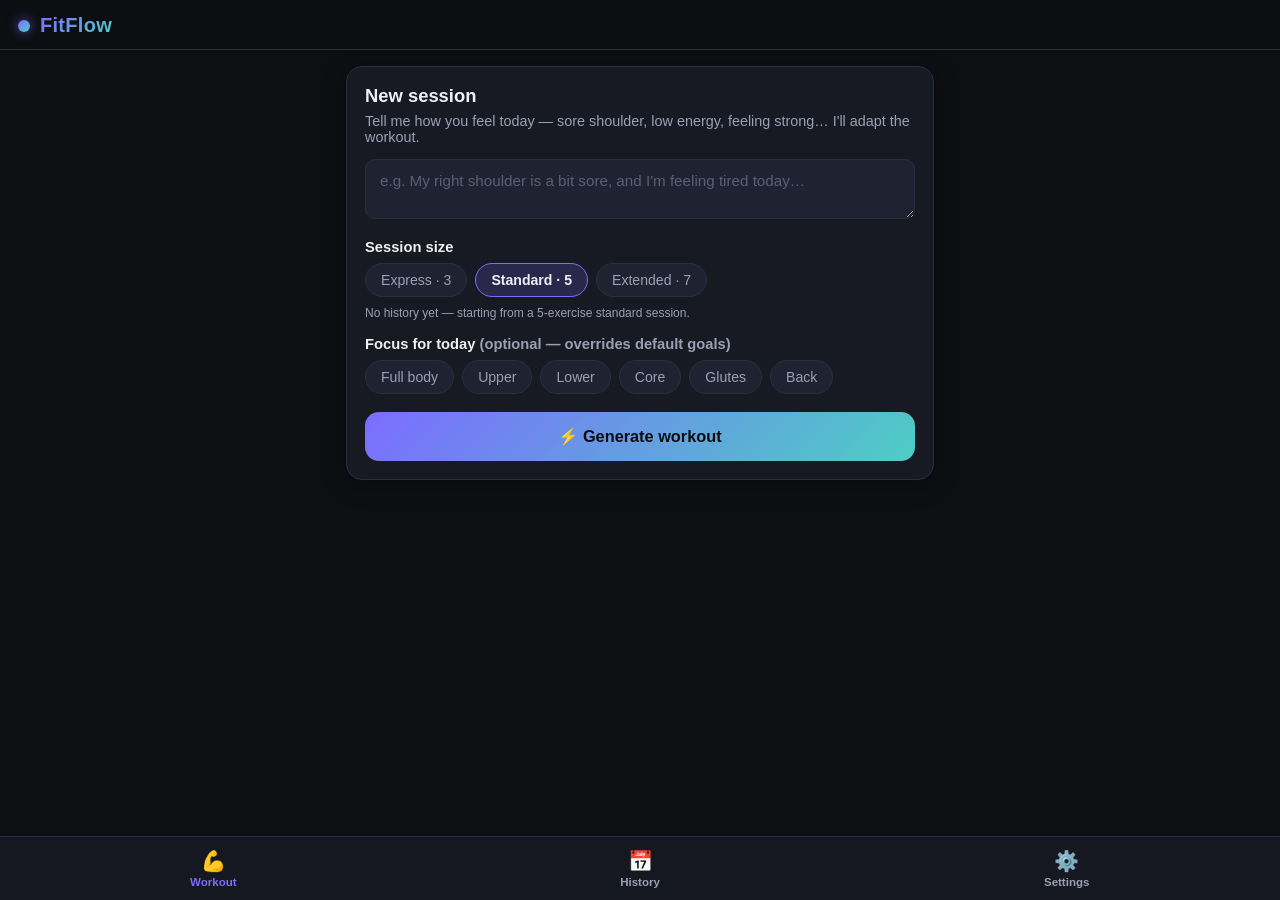
<file: index.html>
<!DOCTYPE html>
<html lang="en">
<head>
  <meta charset="UTF-8" />
  <meta name="viewport" content="width=device-width, initial-scale=1, viewport-fit=cover" />
  <meta name="robots" content="noindex, nofollow, noarchive, nosnippet" />
  <meta name="theme-color" content="#0e0f13" />
  <meta name="mobile-web-app-capable" content="yes" />
  <meta name="apple-mobile-web-app-capable" content="yes" />
  <meta name="apple-mobile-web-app-status-bar-style" content="black-translucent" />
  <title>FitFlow — Functional Workouts</title>
  <link rel="manifest" href="manifest.webmanifest" />
  <link rel="icon" href="icons/icon-192.png" />
  <link rel="apple-touch-icon" href="icons/icon-192.png" />
  <link rel="stylesheet" href="css/style.css" />
</head>
<body>

  <header class="topbar">
    <div class="brand">
      <span class="brand-dot"></span>
      <h1>FitFlow</h1>
    </div>
    <span id="streak-badge" class="streak-badge hidden"></span>
  </header>

  <main id="main">

    <!-- ============ WORKOUT TAB ============ -->
    <section id="tab-workout" class="tab active">

      <!-- Generator card (shown when no active workout) -->
      <div id="generator" class="card generator">
        <h2>New session</h2>
        <p class="muted">Tell me how you feel today — sore shoulder, low energy, feeling strong… I'll adapt the workout.</p>

        <textarea id="user-comment" rows="2" placeholder="e.g. My right shoulder is a bit sore, and I'm feeling tired today…"></textarea>

        <div class="field-label">Session size</div>
        <div id="size-chips" class="chips">
          <button class="chip" data-size="express">Express</button>
          <button class="chip" data-size="standard">Standard</button>
          <button class="chip" data-size="extended">Extended</button>
        </div>
        <p id="size-note" class="size-note"></p>

        <div class="field-label">Focus for today <span class="muted">(optional — overrides default goals)</span></div>
        <div id="focus-chips" class="chips">
          <button class="chip" data-focus="Full body">Full body</button>
          <button class="chip" data-focus="Upper body">Upper</button>
          <button class="chip" data-focus="Lower body">Lower</button>
          <button class="chip" data-focus="Core">Core</button>
          <button class="chip" data-focus="Glutes & legs">Glutes</button>
          <button class="chip" data-focus="Back & posture">Back</button>
        </div>

        <button id="btn-generate" class="btn btn-primary btn-big">⚡ Generate workout</button>
        <p id="generate-error" class="error hidden"></p>
      </div>

      <!-- Loading state -->
      <div id="loading" class="card loading hidden">
        <div class="spinner"></div>
        <p id="loading-text">Building your workout…</p>
      </div>

      <!-- Active workout -->
      <div id="workout-view" class="hidden">
        <div class="card workout-header">
          <div class="workout-title-row">
            <h2 id="workout-title"></h2>
            <button id="btn-discard" class="btn btn-ghost btn-small" title="Discard workout">✕</button>
          </div>
          <div id="workout-meta" class="workout-meta"></div>
          <p id="coach-note" class="coach-note"></p>
          <div id="edit-banner" class="edit-banner hidden">✏️ Editing a saved session — your changes will update it in History</div>
          <div class="progress-wrap">
            <div class="progress-bar"><div id="progress-fill" class="progress-fill"></div></div>
            <span id="progress-label" class="progress-label">0 done</span>
          </div>
          <p class="drag-hint">Tip: long-press an exercise to drag it into a new order</p>
        </div>

        <div id="exercise-list"></div>

        <button id="btn-add-exercise" class="btn btn-add">➕ Add an exercise</button>
        <button id="btn-finish" class="btn btn-primary btn-big">🏁 Finish session</button>
      </div>

      <!-- Finished confirmation -->
      <div id="finished-view" class="card finished hidden">
        <div class="finished-emoji">🎉</div>
        <h2>Session saved!</h2>
        <p id="finished-summary" class="muted"></p>
        <button id="btn-new-workout" class="btn btn-primary">Start a new session</button>
      </div>
    </section>

    <!-- ============ HISTORY TAB ============ -->
    <section id="tab-history" class="tab">
      <h2 class="tab-title">History</h2>
      <p class="muted" id="history-empty">No sessions yet — finish your first workout and it will show up here.</p>
      <div id="history-list"></div>
    </section>

    <!-- ============ SETTINGS TAB ============ -->
    <section id="tab-settings" class="tab">
      <h2 class="tab-title">Settings</h2>

      <div class="card">
        <div class="field-label">🏋️ My equipment</div>
        <p class="muted small">List everything available in your home gym, one item per line or comma-separated.</p>
        <textarea id="set-equipment" rows="4" placeholder="e.g.&#10;Dumbbells 3–10 kg&#10;Lifting bar with 5 kg and 10 kg plates&#10;Pilates ball, yoga block, resistance bands"></textarea>
      </div>

      <div class="card">
        <div class="field-label">📊 My current level</div>
        <p class="muted small">Write your current working weights/reps so suggestions match your level.</p>
        <textarea id="set-levels" rows="4" placeholder="e.g.&#10;Romanian deadlift: 13 kg, 10 reps × 3 sets&#10;Triceps extension: 4 kg dumbbell, 10 reps × 3 sets&#10;Squats: bodyweight + 10 kg, 12 × 3"></textarea>
      </div>

      <div class="card">
        <div class="field-label">🎯 My goals</div>
        <p class="muted small">What matters to you — areas to focus on, general aims.</p>
        <textarea id="set-goals" rows="3" placeholder="e.g. Full-body strength, extra focus on glutes and core, improve posture"></textarea>
      </div>

      <div class="card">
        <div class="field-label">📋 Default session size</div>
        <p class="muted small">Sizes are learned from your history — the more sessions you log, the better they fit.</p>
        <select id="set-size">
          <option value="express">Express — shorter</option>
          <option value="standard" selected>Standard — your usual</option>
          <option value="extended">Extended — longer</option>
        </select>
      </div>

      <div class="card">
        <div class="field-label">🔑 Anthropic API key</div>
        <p class="muted small">Stored only on this device. Get a key at <span class="mono">console.anthropic.com</span>.</p>
        <input type="password" id="set-apikey" placeholder="sk-ant-…" autocomplete="off" />
      </div>

      <button id="btn-save-settings" class="btn btn-primary btn-big">Save settings</button>
      <p id="settings-saved" class="success hidden">✓ Saved</p>

      <div class="card">
        <div class="field-label">💾 Backup</div>
        <p class="muted small">Your history lives only on this device. Export it to a file to keep it safe or move it to a new phone. Your API key is never included.</p>
        <div class="backup-actions">
          <button id="btn-export" class="btn btn-ghost">⬇️ Export</button>
          <button id="btn-import" class="btn btn-ghost">⬆️ Import</button>
        </div>
        <input type="file" id="import-file" accept=".json,application/json" hidden />
        <p id="backup-status" class="backup-status hidden"></p>
      </div>

      <div class="card version-card">
        <div class="field-label">🔄 App version</div>
        <p class="muted small" id="app-version"></p>
        <p class="muted small">If the app seems out of date, force a refresh. This never touches your history or settings.</p>
        <button id="btn-force-update" class="btn btn-ghost">Force refresh now</button>
      </div>
    </section>
  </main>

  <!-- ============ SWAP SHEET ============ -->
  <div id="swap-overlay" class="overlay hidden">
    <div class="sheet">
      <h3>Swap exercise</h3>
      <p class="muted">Replacing: <strong id="swap-target-name"></strong></p>
      <textarea id="swap-reason" rows="2" placeholder="Why? (optional) e.g. hurts my knee, don't like it, want something harder…"></textarea>

      <p class="muted small sheet-hint">Leave the options below empty and I'll pick a similar exercise — or steer it:</p>
      <div id="swap-bodypart-chips" class="chips">
        <button class="chip" data-part="Chest">Chest</button>
        <button class="chip" data-part="Back">Back</button>
        <button class="chip" data-part="Shoulders">Shoulders</button>
        <button class="chip" data-part="Arms (biceps & triceps)">Arms</button>
        <button class="chip" data-part="Legs (quads & hamstrings)">Legs</button>
        <button class="chip" data-part="Glutes">Glutes</button>
        <button class="chip" data-part="Core & abs">Core</button>
        <button class="chip" data-part="Full body / conditioning">Conditioning</button>
      </div>
      <div class="sheet-divider"><span>or name the replacement yourself</span></div>
      <input type="text" id="swap-exercise-name" placeholder="e.g. Bulgarian split squat" autocomplete="off" />
      <div class="sheet-buttons">
        <button id="btn-swap-cancel" class="btn btn-ghost">Cancel</button>
        <button id="btn-swap-confirm" class="btn btn-primary">🔄 Swap it</button>
      </div>
      <p id="swap-error" class="error hidden"></p>
    </div>
  </div>

  <!-- ============ ADD EXERCISE SHEET ============ -->
  <div id="add-overlay" class="overlay hidden">
    <div class="sheet">
      <h3>Add an exercise</h3>
      <p class="muted">Pick a body part and I'll choose an exercise for you…</p>
      <div id="bodypart-chips" class="chips">
        <button class="chip" data-part="Chest">Chest</button>
        <button class="chip" data-part="Back">Back</button>
        <button class="chip" data-part="Shoulders">Shoulders</button>
        <button class="chip" data-part="Arms (biceps & triceps)">Arms</button>
        <button class="chip" data-part="Legs (quads & hamstrings)">Legs</button>
        <button class="chip" data-part="Glutes">Glutes</button>
        <button class="chip" data-part="Core & abs">Core</button>
        <button class="chip" data-part="Full body / conditioning">Conditioning</button>
      </div>

      <div class="sheet-divider"><span>or name it yourself</span></div>
      <input type="text" id="add-exercise-name" placeholder="e.g. Bulgarian split squat" autocomplete="off" />

      <textarea id="add-note" rows="2" placeholder="Anything specific? (optional) e.g. something explosive, no jumping…"></textarea>
      <div class="sheet-buttons">
        <button id="btn-add-cancel" class="btn btn-ghost">Cancel</button>
        <button id="btn-add-confirm" class="btn btn-primary">➕ Add exercise</button>
      </div>
      <p id="add-error" class="error hidden"></p>
    </div>
  </div>

  <!-- ============ BOTTOM NAV ============ -->
  <nav class="bottom-nav">
    <button class="nav-btn active" data-tab="workout"><span class="nav-icon">💪</span>Workout</button>
    <button class="nav-btn" data-tab="history"><span class="nav-icon">📅</span>History</button>
    <button class="nav-btn" data-tab="settings"><span class="nav-icon">⚙️</span>Settings</button>
  </nav>

  <script src="js/storage.js"></script>
  <script src="js/api.js"></script>
  <script src="js/app.js"></script>
</body>
</html>
</file>
<file: css/style.css>
/* ============ FitFlow — sleek dark theme ============ */
:root {
  --bg: #0e0f13;
  --bg-elev: #171923;
  --bg-elev2: #1f2230;
  --border: #2a2e3f;
  --text: #eef0f6;
  --text-dim: #9aa0b4;
  --accent: #7c6cff;
  --accent-2: #4ecdc4;
  --accent-grad: linear-gradient(135deg, #7c6cff 0%, #4ecdc4 100%);
  --danger: #ff6b6b;
  --success: #51d88a;
  --radius: 16px;
  --radius-sm: 10px;
  --shadow: 0 4px 24px rgba(0, 0, 0, 0.35);
  --nav-height: 64px;
}

* { box-sizing: border-box; margin: 0; padding: 0; }

html { -webkit-text-size-adjust: 100%; }

body {
  font-family: -apple-system, BlinkMacSystemFont, "Segoe UI", Roboto, "Helvetica Neue", Arial, sans-serif;
  background: var(--bg);
  color: var(--text);
  min-height: 100dvh;
  padding-bottom: calc(var(--nav-height) + env(safe-area-inset-bottom) + 12px);
}

/* ---------- Top bar ---------- */
.topbar {
  position: sticky;
  top: 0;
  z-index: 20;
  display: flex;
  align-items: center;
  justify-content: space-between;
  padding: 14px 18px 12px;
  padding-top: calc(14px + env(safe-area-inset-top));
  background: rgba(14, 15, 19, 0.85);
  backdrop-filter: blur(12px);
  -webkit-backdrop-filter: blur(12px);
  border-bottom: 1px solid var(--border);
}
.brand { display: flex; align-items: center; gap: 10px; }
.brand h1 {
  font-size: 1.25rem;
  font-weight: 700;
  letter-spacing: 0.3px;
  background: var(--accent-grad);
  -webkit-background-clip: text;
  background-clip: text;
  -webkit-text-fill-color: transparent;
}
.brand-dot {
  width: 12px; height: 12px; border-radius: 50%;
  background: var(--accent-grad);
  box-shadow: 0 0 12px rgba(124, 108, 255, 0.7);
}
.streak-badge {
  font-size: 0.8rem;
  color: var(--text-dim);
  background: var(--bg-elev);
  border: 1px solid var(--border);
  border-radius: 999px;
  padding: 5px 12px;
}

/* ---------- Layout ---------- */
main { max-width: 620px; margin: 0 auto; padding: 16px; }
.tab { display: none; animation: fadeIn 0.25s ease; }
.tab.active { display: block; }
.tab-title { font-size: 1.35rem; margin: 6px 2px 14px; }
@keyframes fadeIn { from { opacity: 0; transform: translateY(6px); } to { opacity: 1; transform: none; } }

.hidden { display: none !important; }
.muted { color: var(--text-dim); }
.small { font-size: 0.82rem; }
.mono { font-family: ui-monospace, Menlo, Consolas, monospace; font-size: 0.85em; }
.error { color: var(--danger); font-size: 0.88rem; margin-top: 10px; }
.success { color: var(--success); font-size: 0.9rem; margin-top: 10px; text-align: center; }

/* ---------- Cards ---------- */
.card {
  background: var(--bg-elev);
  border: 1px solid var(--border);
  border-radius: var(--radius);
  padding: 18px;
  margin-bottom: 14px;
  box-shadow: var(--shadow);
}
.card h2 { font-size: 1.15rem; margin-bottom: 6px; }
.generator > .muted { margin-bottom: 14px; font-size: 0.9rem; }

/* ---------- Inputs ---------- */
textarea, input[type="password"], input[type="number"], input[type="text"], select {
  width: 100%;
  background: var(--bg-elev2);
  color: var(--text);
  border: 1px solid var(--border);
  border-radius: var(--radius-sm);
  padding: 12px 14px;
  font-size: 0.95rem;
  font-family: inherit;
  resize: vertical;
  outline: none;
  transition: border-color 0.15s;
}
textarea:focus, input:focus, select:focus { border-color: var(--accent); }
textarea::placeholder, input::placeholder { color: #5a5f75; }

.field-label {
  font-weight: 600;
  font-size: 0.92rem;
  margin: 16px 0 8px;
}
.card .field-label:first-child { margin-top: 0; }

/* ---------- Chips ---------- */
.chips { display: flex; flex-wrap: wrap; gap: 8px; }
.chip {
  background: var(--bg-elev2);
  color: var(--text-dim);
  border: 1px solid var(--border);
  border-radius: 999px;
  padding: 8px 15px;
  font-size: 0.88rem;
  font-family: inherit;
  cursor: pointer;
  transition: all 0.15s;
}
.chip.selected {
  background: rgba(124, 108, 255, 0.18);
  border-color: var(--accent);
  color: var(--text);
  font-weight: 600;
}
.size-note { font-size: 0.75rem; color: var(--text-dim); margin-top: 9px; }

/* ---------- Buttons ---------- */
.btn {
  border: none;
  border-radius: var(--radius-sm);
  font-family: inherit;
  font-size: 0.95rem;
  font-weight: 600;
  cursor: pointer;
  padding: 12px 18px;
  transition: transform 0.1s, opacity 0.15s;
}
.btn:active { transform: scale(0.97); }
.btn:disabled { opacity: 0.55; cursor: not-allowed; }
.btn-primary {
  background: var(--accent-grad);
  color: #0b0c10;
}
.btn-big { width: 100%; padding: 15px; font-size: 1.02rem; margin-top: 18px; border-radius: 14px; }
.btn-ghost {
  background: transparent;
  color: var(--text-dim);
  border: 1px solid var(--border);
}
.btn-small { padding: 6px 12px; font-size: 0.85rem; }

/* ---------- Loading ---------- */
.loading { text-align: center; padding: 42px 20px; }
.spinner {
  width: 42px; height: 42px;
  margin: 0 auto 18px;
  border: 3px solid var(--border);
  border-top-color: var(--accent);
  border-radius: 50%;
  animation: spin 0.8s linear infinite;
}
@keyframes spin { to { transform: rotate(360deg); } }

/* ---------- Workout header ---------- */
.workout-title-row { display: flex; justify-content: space-between; align-items: flex-start; gap: 10px; }
.workout-meta { display: flex; gap: 8px; flex-wrap: wrap; margin: 10px 0; }
.meta-pill {
  font-size: 0.78rem;
  background: var(--bg-elev2);
  border: 1px solid var(--border);
  color: var(--text-dim);
  border-radius: 999px;
  padding: 4px 11px;
}
.coach-note {
  font-size: 0.88rem;
  color: var(--text-dim);
  border-left: 3px solid var(--accent);
  padding: 6px 12px;
  margin: 10px 0 14px;
  background: rgba(124, 108, 255, 0.07);
  border-radius: 0 8px 8px 0;
}
.progress-wrap { display: flex; align-items: center; gap: 12px; }
.progress-bar {
  flex: 1;
  height: 8px;
  background: var(--bg-elev2);
  border-radius: 999px;
  overflow: hidden;
}
.progress-fill {
  height: 100%;
  width: 0%;
  background: var(--accent-grad);
  border-radius: 999px;
  transition: width 0.3s ease;
}
.progress-label { font-size: 0.8rem; color: var(--text-dim); white-space: nowrap; }

/* ---------- Section headers ---------- */
.section-header {
  font-size: 0.78rem;
  font-weight: 700;
  text-transform: uppercase;
  letter-spacing: 1.5px;
  color: var(--text-dim);
  margin: 20px 4px 10px;
}

/* ---------- Exercise cards ---------- */
.exercise-card {
  background: var(--bg-elev);
  border: 1px solid var(--border);
  border-radius: var(--radius);
  margin-bottom: 10px;
  overflow: hidden;
  transition: border-color 0.2s, opacity 0.2s;
}
.exercise-card.done { border-color: rgba(81, 216, 138, 0.45); }
.exercise-card.done .ex-name { text-decoration: line-through; opacity: 0.6; }
.exercise-card.swapping { opacity: 0.5; pointer-events: none; }

.ex-main {
  display: flex;
  align-items: center;
  gap: 12px;
  padding: 14px 16px;
}
.ex-check {
  flex-shrink: 0;
  width: 26px; height: 26px;
  border-radius: 8px;
  border: 2px solid var(--border);
  background: var(--bg-elev2);
  cursor: pointer;
  display: flex;
  align-items: center;
  justify-content: center;
  font-size: 15px;
  color: transparent;
  transition: all 0.15s;
}
.exercise-card.done .ex-check {
  background: var(--success);
  border-color: var(--success);
  color: #0b0c10;
}
.ex-info { flex: 1; min-width: 0; cursor: pointer; }
.ex-name { font-weight: 600; font-size: 0.98rem; }
.ex-detail { font-size: 0.82rem; color: var(--text-dim); margin-top: 3px; }
.ex-expand {
  flex-shrink: 0;
  background: none; border: none;
  color: var(--text-dim);
  font-size: 1rem;
  cursor: pointer;
  padding: 6px;
  transition: transform 0.2s;
}
.exercise-card.expanded .ex-expand { transform: rotate(180deg); }

.ex-body {
  display: none;
  padding: 0 16px 16px;
  border-top: 1px dashed var(--border);
  padding-top: 12px;
}
.exercise-card.expanded .ex-body { display: block; }
.ex-target { font-size: 0.82rem; margin-bottom: 12px; color: var(--accent-2); }

/* Flash after saving edited numbers */
.exercise-card.just-saved { border-color: var(--success); }

/* ---------- Long-press drag to reorder ---------- */
.ex-main {
  -webkit-user-select: none;
  user-select: none;
  -webkit-touch-callout: none;
}
.exercise-card.dragging {
  position: relative;
  z-index: 10;
  border-color: var(--accent);
  box-shadow: 0 10px 30px rgba(0, 0, 0, 0.55);
  opacity: 0.97;
  transition: none;
}
#exercise-list.reordering .exercise-card:not(.dragging) { transition: transform 0.18s ease; }
#exercise-list.reordering { cursor: grabbing; }
.drag-hint {
  font-size: 0.71rem;
  color: #5a5f75;
  margin-top: 9px;
  text-align: center;
}
.ex-actions { display: flex; gap: 8px; margin-top: 8px; }
.ex-actions .btn { flex: 1; padding: 11px 8px; font-size: 0.86rem; }

/* ---------- Actual sets / reps / weight editor ---------- */
.actual-editor {
  background: var(--bg-elev2);
  border: 1px solid var(--border);
  border-radius: var(--radius-sm);
  padding: 10px;
  margin-bottom: 12px;
}
.actual-head {
  display: flex;
  align-items: center;
  justify-content: space-between;
  gap: 8px;
  margin-bottom: 7px;
}
.actual-editor label {
  font-size: 0.78rem;
  font-weight: 600;
}
.actual-head-btns { display: flex; align-items: center; gap: 6px; flex-shrink: 0; }
.btn-reset-actual {
  background: none;
  border: none;
  color: var(--text-dim);
  font-family: inherit;
  font-size: 0.72rem;
  cursor: pointer;
  padding: 4px 6px;
  border-radius: 6px;
}
.btn-reset-actual:active { background: var(--bg-elev); color: var(--accent); }
.btn-save-actual {
  background: var(--accent-grad);
  color: #0b0c10;
  border: none;
  border-radius: 7px;
  font-family: inherit;
  font-size: 0.74rem;
  font-weight: 700;
  cursor: pointer;
  padding: 5px 14px;
}
.btn-save-actual:active { transform: scale(0.96); }
.actual-grid {
  display: grid;
  grid-template-columns: 0.7fr 0.85fr 1.6fr;
  gap: 6px;
}
.actual-field { display: flex; flex-direction: column; gap: 3px; min-width: 0; }
.actual-field span {
  font-size: 0.64rem;
  text-transform: uppercase;
  letter-spacing: 0.5px;
  color: var(--text-dim);
  font-weight: 600;
  text-align: center;
}
.actual-field input {
  background: var(--bg-elev);
  padding: 7px 6px;
  font-size: 0.86rem;
  text-align: center;
  min-width: 0;
  border-radius: 8px;
}
.weight-hint { font-size: 0.7rem; color: var(--text-dim); margin-top: 7px; text-align: center; }
.weight-edited { color: var(--accent-2); font-weight: 600; }
.edited-badge {
  font-size: 0.7rem;
  color: var(--accent-2);
  background: rgba(78, 205, 196, 0.12);
  border-radius: 999px;
  padding: 2px 7px;
  white-space: nowrap;
}

.btn-remove-ex {
  background: rgba(255, 107, 107, 0.1);
  color: var(--danger);
  border: 1px solid rgba(255, 107, 107, 0.3);
}

/* ---------- Add exercise button ---------- */
.btn-add {
  width: 100%;
  margin-top: 4px;
  background: transparent;
  color: var(--accent);
  border: 1.5px dashed rgba(124, 108, 255, 0.5);
  padding: 14px;
  font-size: 0.95rem;
}
.btn-add:active { background: rgba(124, 108, 255, 0.08); }
.btn-video {
  background: rgba(78, 205, 196, 0.12);
  color: var(--accent-2);
  border: 1px solid rgba(78, 205, 196, 0.35);
  text-decoration: none;
  display: flex;
  align-items: center;
  justify-content: center;
  gap: 4px;
}
.btn-swap-ex {
  background: rgba(124, 108, 255, 0.12);
  color: var(--accent);
  border: 1px solid rgba(124, 108, 255, 0.35);
}

/* ---------- Finished ---------- */
.finished { text-align: center; padding: 40px 20px; }
.finished-emoji { font-size: 3rem; margin-bottom: 10px; }
.finished .btn { margin-top: 20px; }

/* ---------- History ---------- */
.history-card { padding: 16px; }
.history-head { display: flex; justify-content: space-between; align-items: baseline; gap: 10px; }
.history-title { font-weight: 600; font-size: 0.98rem; }
.history-date { font-size: 0.78rem; color: var(--text-dim); white-space: nowrap; }
.history-stats { font-size: 0.84rem; color: var(--text-dim); margin-top: 6px; }
.history-exercises { font-size: 0.82rem; color: var(--text-dim); margin-top: 8px; line-height: 1.6; display: none; }
.history-card.expanded .history-exercises { display: block; }
.history-comment { font-style: italic; }
.hist-done { color: var(--success); }
.hist-skip { color: #5a5f75; }
.btn-edit-session {
  width: 100%;
  margin-top: 12px;
  padding: 10px 8px;
  font-size: 0.84rem;
  background: rgba(124, 108, 255, 0.12);
  color: var(--accent);
  border: 1px solid rgba(124, 108, 255, 0.35);
}
/* Deliberately quiet and set apart from Edit, to avoid mis-taps */
.history-danger {
  display: flex;
  justify-content: flex-end;
  margin-top: 14px;
  padding-top: 8px;
  border-top: 1px solid var(--border);
}
.btn-delete-session {
  background: none;
  border: none;
  color: #5a5f75;
  font-family: inherit;
  font-size: 0.72rem;
  cursor: pointer;
  padding: 3px 4px;
}
.btn-delete-session:active { color: var(--danger); }

/* ---------- Backup ---------- */
.backup-actions { display: flex; gap: 8px; margin-top: 12px; }
.backup-actions .btn { flex: 1; padding: 11px 8px; font-size: 0.88rem; }
.backup-status { font-size: 0.8rem; color: var(--success); margin-top: 10px; }
.backup-status.is-error { color: var(--danger); }

/* ---------- Edit-mode banner ---------- */
.edit-banner {
  font-size: 0.82rem;
  color: var(--accent);
  background: rgba(124, 108, 255, 0.12);
  border: 1px solid rgba(124, 108, 255, 0.3);
  border-radius: var(--radius-sm);
  padding: 9px 12px;
  margin-bottom: 12px;
}

/* ---------- Overlay / sheet ---------- */
.overlay {
  position: fixed;
  inset: 0;
  z-index: 50;
  background: rgba(0, 0, 0, 0.6);
  backdrop-filter: blur(4px);
  display: flex;
  align-items: flex-end;
  justify-content: center;
}
.sheet {
  width: 100%;
  max-width: 620px;
  background: var(--bg-elev);
  border: 1px solid var(--border);
  border-radius: 22px 22px 0 0;
  padding: 22px 20px calc(22px + env(safe-area-inset-bottom));
  animation: slideUp 0.25s ease;
}
@keyframes slideUp { from { transform: translateY(40px); opacity: 0; } to { transform: none; opacity: 1; } }
.sheet h3 { margin-bottom: 6px; }
.sheet .muted { margin-bottom: 12px; font-size: 0.9rem; }
.sheet .chips { margin-bottom: 14px; }
.sheet-hint { margin: 4px 0 10px; }
.sheet input[type="text"] { margin-bottom: 12px; }
.sheet-divider {
  display: flex;
  align-items: center;
  gap: 10px;
  margin: 4px 0 12px;
  color: var(--text-dim);
  font-size: 0.78rem;
}
.sheet-divider::before,
.sheet-divider::after {
  content: "";
  flex: 1;
  height: 1px;
  background: var(--border);
}
.sheet-buttons { display: flex; gap: 10px; margin-top: 14px; }
.sheet-buttons .btn { flex: 1; }

/* ---------- Bottom nav ---------- */
.bottom-nav {
  position: fixed;
  bottom: 0; left: 0; right: 0;
  z-index: 30;
  display: flex;
  height: calc(var(--nav-height) + env(safe-area-inset-bottom));
  padding-bottom: env(safe-area-inset-bottom);
  background: rgba(23, 25, 35, 0.92);
  backdrop-filter: blur(14px);
  -webkit-backdrop-filter: blur(14px);
  border-top: 1px solid var(--border);
}
.nav-btn {
  flex: 1;
  background: none;
  border: none;
  color: var(--text-dim);
  font-family: inherit;
  font-size: 0.72rem;
  font-weight: 600;
  cursor: pointer;
  display: flex;
  flex-direction: column;
  align-items: center;
  justify-content: center;
  gap: 3px;
  transition: color 0.15s;
}
.nav-btn.active { color: var(--accent); }
.nav-icon { font-size: 1.25rem; }

/* ---------- Small screens ---------- */
@media (max-width: 360px) {
  main { padding: 12px; }
  .card { padding: 14px; }
  .chip { padding: 7px 12px; font-size: 0.84rem; }
}
</file>
